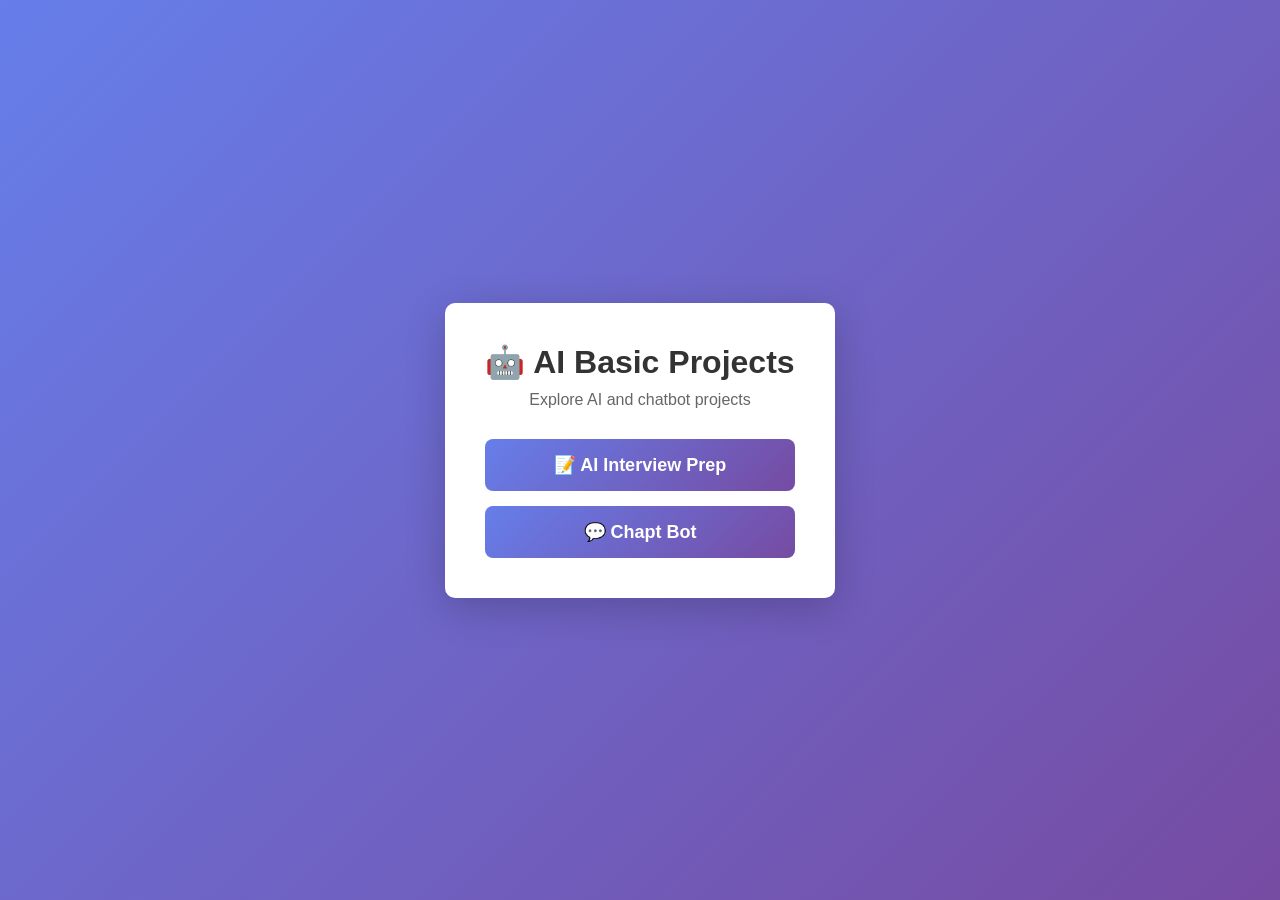
<file: index.html>
<!DOCTYPE html>
<html lang="en">
<head>
    <meta charset="UTF-8">
    <meta name="viewport" content="width=device-width, initial-scale=1.0">
    <title>AI Basic Projects</title>
    <style>
        * {
            margin: 0;
            padding: 0;
            box-sizing: border-box;
        }
        body {
            font-family: 'Segoe UI', Tahoma, Geneva, Verdana, sans-serif;
            background: linear-gradient(135deg, #667eea 0%, #764ba2 100%);
            min-height: 100vh;
            display: flex;
            justify-content: center;
            align-items: center;
        }
        .container {
            background: white;
            border-radius: 10px;
            box-shadow: 0 10px 40px rgba(0, 0, 0, 0.2);
            padding: 40px;
            max-width: 600px;
            text-align: center;
        }
        h1 {
            color: #333;
            margin-bottom: 10px;
            font-size: 32px;
        }
        p {
            color: #666;
            margin-bottom: 30px;
            font-size: 16px;
        }
        .projects {
            display: grid;
            gap: 15px;
        }
        .project-link {
            display: block;
            padding: 15px 20px;
            background: linear-gradient(135deg, #667eea 0%, #764ba2 100%);
            color: white;
            text-decoration: none;
            border-radius: 8px;
            font-weight: bold;
            transition: transform 0.3s, box-shadow 0.3s;
            font-size: 18px;
        }
        .project-link:hover {
            transform: translateY(-2px);
            box-shadow: 0 5px 20px rgba(102, 126, 234, 0.4);
        }
    </style>
</head>
<body>
    <div class="container">
        <h1>🤖 AI Basic Projects</h1>
        <p>Explore AI and chatbot projects</p>
        <div class="projects">
            <a href="Ai%20Interview%20Prep/" class="project-link">📝 AI Interview Prep</a>
            <a href="Chapt%20Bot/" class="project-link">💬 Chapt Bot</a>
        </div>
    </div>
</body>
</html>
</file>
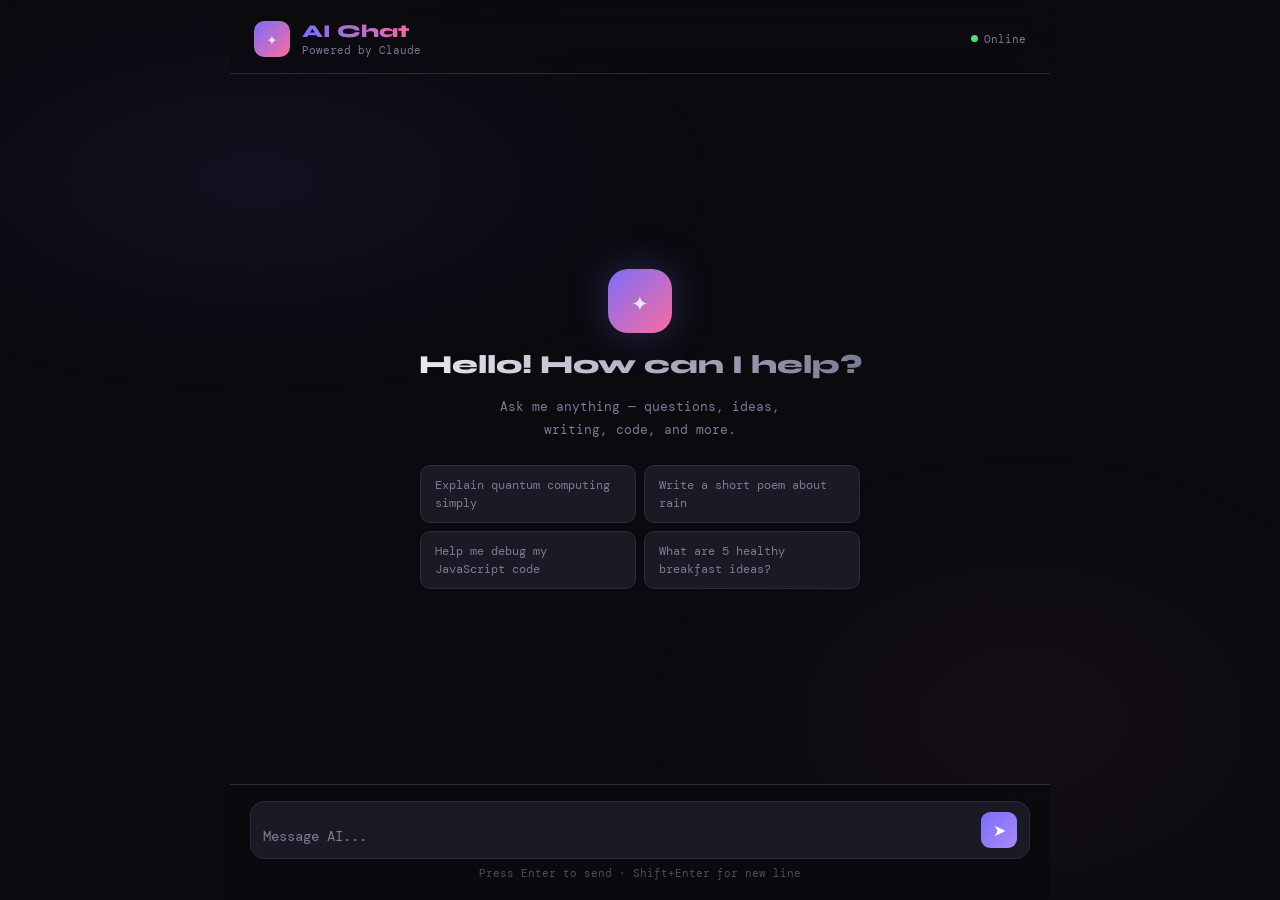
<file: Chapt Bot/index.html>
<!DOCTYPE html>
<html lang="en">
<head>
  <meta charset="UTF-8" />
  <meta name="viewport" content="width=device-width, initial-scale=1.0"/>
  <title>AI Chat</title>
  <link href="https://fonts.googleapis.com/css2?family=Syne:wght@400;600;700;800&family=DM+Mono:wght@300;400;500&display=swap" rel="stylesheet"/>
  <style>
    *, *::before, *::after { box-sizing: border-box; margin: 0; padding: 0; }
    :root { --bg:#0a0a0f; --surface2:#1a1a24; --border:#2a2a3a; --accent:#7c6dfa; --accent2:#fa6d9e; --text:#e8e8f0; --text-dim:#7a7a95; --user-bubble:#1e1e30; --ai-bubble:#13131d; }
    body { font-family:'DM Mono',monospace; background:var(--bg); color:var(--text); height:100vh; display:flex; flex-direction:column; overflow:hidden; }
    body::before { content:''; position:fixed; inset:0; background:radial-gradient(ellipse 60% 40% at 20% 20%,rgba(124,109,250,0.07) 0%,transparent 60%),radial-gradient(ellipse 50% 50% at 80% 80%,rgba(250,109,158,0.05) 0%,transparent 60%); pointer-events:none; z-index:0; }
    .app { position:relative; z-index:1; display:flex; flex-direction:column; height:100vh; max-width:820px; margin:0 auto; width:100%; }
    header { padding:20px 24px 16px; border-bottom:1px solid var(--border); display:flex; align-items:center; gap:12px; background:rgba(10,10,15,0.8); backdrop-filter:blur(12px); }
    .logo { width:36px; height:36px; background:linear-gradient(135deg,var(--accent),var(--accent2)); border-radius:10px; display:flex; align-items:center; justify-content:center; font-size:18px; animation:pulse 3s ease-in-out infinite; }
    @keyframes pulse { 0%,100%{box-shadow:0 0 20px rgba(124,109,250,0.4)} 50%{box-shadow:0 0 35px rgba(124,109,250,0.7)} }
    .header-text h1 { font-family:'Syne',sans-serif; font-weight:800; font-size:18px; background:linear-gradient(90deg,var(--accent),var(--accent2)); -webkit-background-clip:text; -webkit-text-fill-color:transparent; }
    .header-text p { font-size:11px; color:var(--text-dim); margin-top:1px; }
    .status { margin-left:auto; display:flex; align-items:center; gap:6px; font-size:11px; color:var(--text-dim); }
    .status-dot { width:7px; height:7px; border-radius:50%; background:#4ade80; animation:blink 2s ease-in-out infinite; }
    @keyframes blink { 0%,100%{opacity:1} 50%{opacity:0.3} }
    .messages { flex:1; overflow-y:auto; padding:24px 20px; display:flex; flex-direction:column; gap:16px; scroll-behavior:smooth; }
    .messages::-webkit-scrollbar{width:4px} .messages::-webkit-scrollbar-thumb{background:var(--border);border-radius:4px}
    .message { display:flex; gap:10px; animation:slideUp 0.3s ease forwards; opacity:0; transform:translateY(10px); }
    @keyframes slideUp { to{opacity:1;transform:translateY(0)} }
    .message.user { flex-direction:row-reverse; }
    .avatar { width:32px; height:32px; border-radius:9px; flex-shrink:0; display:flex; align-items:center; justify-content:center; font-size:14px; }
    .message.user .avatar{background:linear-gradient(135deg,#fa6d9e,#f97316)}
    .message.ai .avatar{background:linear-gradient(135deg,var(--accent),#a78bfa)}
    .bubble { max-width:72%; padding:12px 16px; border-radius:14px; font-size:14px; line-height:1.65; }
    .message.user .bubble{background:var(--user-bubble);border:1px solid rgba(250,109,158,0.15);border-top-right-radius:4px}
    .message.ai .bubble{background:var(--ai-bubble);border:1px solid rgba(124,109,250,0.15);border-top-left-radius:4px}
    .bubble .meta{font-size:10px;color:var(--text-dim);margin-bottom:5px;font-family:'Syne',sans-serif;font-weight:600;letter-spacing:0.05em;text-transform:uppercase}
    .message.user .bubble .meta{text-align:right;color:rgba(250,109,158,0.6)}
    .message.ai .bubble .meta{color:rgba(124,109,250,0.6)}
    .typing-indicator{display:flex;gap:5px;align-items:center;padding:6px 0}
    .typing-indicator span{width:7px;height:7px;border-radius:50%;background:var(--accent);opacity:0.4;animation:typingDot 1.2s ease-in-out infinite}
    .typing-indicator span:nth-child(2){animation-delay:0.2s} .typing-indicator span:nth-child(3){animation-delay:0.4s}
    @keyframes typingDot{0%,60%,100%{opacity:0.2;transform:translateY(0)}30%{opacity:1;transform:translateY(-4px)}}
    .welcome{flex:1;display:flex;flex-direction:column;align-items:center;justify-content:center;gap:16px;text-align:center;padding:40px 24px;animation:fadeIn 0.6s ease forwards}
    @keyframes fadeIn{from{opacity:0;transform:translateY(20px)}to{opacity:1;transform:translateY(0)}}
    .welcome-icon{width:64px;height:64px;background:linear-gradient(135deg,var(--accent),var(--accent2));border-radius:20px;display:flex;align-items:center;justify-content:center;font-size:28px;box-shadow:0 0 40px rgba(124,109,250,0.3)}
    .welcome h2{font-family:'Syne',sans-serif;font-weight:800;font-size:26px;background:linear-gradient(90deg,var(--text),var(--text-dim));-webkit-background-clip:text;-webkit-text-fill-color:transparent}
    .welcome p{color:var(--text-dim);font-size:13px;max-width:320px;line-height:1.7}
    .suggestions{display:grid;grid-template-columns:1fr 1fr;gap:8px;width:100%;max-width:440px;margin-top:8px}
    .suggestion{background:var(--surface2);border:1px solid var(--border);border-radius:10px;padding:10px 14px;font-size:12px;color:var(--text-dim);cursor:pointer;text-align:left;transition:all 0.2s;line-height:1.5;font-family:'DM Mono',monospace}
    .suggestion:hover{border-color:var(--accent);color:var(--text);background:rgba(124,109,250,0.08)}
    .input-area{padding:16px 20px 20px;background:rgba(10,10,15,0.9);backdrop-filter:blur(12px);border-top:1px solid var(--border)}
    .input-box{display:flex;align-items:flex-end;gap:10px;background:var(--surface2);border:1px solid var(--border);border-radius:14px;padding:10px 12px;transition:border-color 0.2s,box-shadow 0.2s}
    .input-box:focus-within{border-color:var(--accent);box-shadow:0 0 0 3px rgba(124,109,250,0.12)}
    textarea{flex:1;background:none;border:none;outline:none;color:var(--text);font-family:'DM Mono',monospace;font-size:13.5px;line-height:1.6;resize:none;min-height:22px;max-height:140px;overflow-y:auto}
    textarea::placeholder{color:var(--text-dim)}
    .send-btn{width:36px;height:36px;background:linear-gradient(135deg,var(--accent),#a78bfa);border:none;border-radius:9px;cursor:pointer;display:flex;align-items:center;justify-content:center;flex-shrink:0;transition:all 0.2s;font-size:16px;color:white}
    .send-btn:hover{transform:scale(1.08);box-shadow:0 0 16px rgba(124,109,250,0.5)}
    .send-btn:active{transform:scale(0.96)}
    .send-btn:disabled{opacity:0.4;cursor:not-allowed;transform:none}
    .hint{margin-top:8px;text-align:center;font-size:10.5px;color:var(--text-dim);opacity:0.6}
  </style>
</head>
<body>
<div class="app">
  <header>
    <div class="logo">✦</div>
    <div class="header-text"><h1>AI Chat</h1><p>Powered by Claude</p></div>
    <div class="status"><div class="status-dot"></div>Online</div>
  </header>

  <div class="messages" id="messages">
    <div class="welcome" id="welcome">
      <div class="welcome-icon">✦</div>
      <h2>Hello! How can I help?</h2>
      <p>Ask me anything — questions, ideas, writing, code, and more.</p>
      <div class="suggestions">
        <button class="suggestion" onclick="useSuggestion(this)">Explain quantum computing simply</button>
        <button class="suggestion" onclick="useSuggestion(this)">Write a short poem about rain</button>
        <button class="suggestion" onclick="useSuggestion(this)">Help me debug my JavaScript code</button>
        <button class="suggestion" onclick="useSuggestion(this)">What are 5 healthy breakfast ideas?</button>
      </div>
    </div>
  </div>

  <div class="input-area">
    <div class="input-box">
      <textarea id="input" placeholder="Message AI..." rows="1" onkeydown="handleKey(event)" oninput="autoResize(this)"></textarea>
      <button class="send-btn" id="sendBtn" onclick="sendMessage()">➤</button>
    </div>
    <p class="hint">Press Enter to send · Shift+Enter for new line</p>
  </div>
</div>

<script>
  const messagesEl = document.getElementById('messages');
  const inputEl = document.getElementById('input');
  const sendBtn = document.getElementById('sendBtn');
  let conversationHistory = [];
  let isLoading = false;

  function autoResize(el) { el.style.height='auto'; el.style.height=Math.min(el.scrollHeight,140)+'px'; }
  function handleKey(e) { if(e.key==='Enter'&&!e.shiftKey){e.preventDefault();sendMessage();} }
  function useSuggestion(btn) { inputEl.value=btn.textContent; autoResize(inputEl); inputEl.focus(); sendMessage(); }
  function getTime() { return new Date().toLocaleTimeString([],{hour:'2-digit',minute:'2-digit'}); }
  function scrollToBottom() { messagesEl.scrollTop=messagesEl.scrollHeight; }
  function escapeHtml(t) { return t.replace(/&/g,'&amp;').replace(/</g,'&lt;').replace(/>/g,'&gt;').replace(/\n/g,'<br>'); }

  function addMessage(role, text) {
    document.getElementById('welcome')?.remove();
    const msg = document.createElement('div');
    msg.className = 'message ' + role;
    msg.innerHTML = '<div class="avatar">'+(role==='user'?'👤':'✦')+'</div><div class="bubble"><div class="meta">'+(role==='user'?'You':'AI')+' · '+getTime()+'</div><div class="content">'+escapeHtml(text)+'</div></div>';
    messagesEl.appendChild(msg);
    scrollToBottom();
  }

  function addTypingIndicator() {
    document.getElementById('welcome')?.remove();
    const msg = document.createElement('div');
    msg.className='message ai'; msg.id='typing';
    msg.innerHTML='<div class="avatar">✦</div><div class="bubble"><div class="meta">AI · thinking</div><div class="typing-indicator"><span></span><span></span><span></span></div></div>';
    messagesEl.appendChild(msg);
    scrollToBottom();
  }

  function removeTypingIndicator() { document.getElementById('typing')?.remove(); }

  async function sendMessage() {
    const text = inputEl.value.trim();
    if(!text||isLoading) return;
    isLoading=true; sendBtn.disabled=true;
    inputEl.value=''; inputEl.style.height='auto';
    addMessage('user', text);
    conversationHistory.push({role:'user',content:text});
    addTypingIndicator();
    try {
      const res = await fetch('/chat', {
        method:'POST',
        headers:{'Content-Type':'application/json'},
        body:JSON.stringify({model:'claude-sonnet-4-20250514',max_tokens:1000,messages:conversationHistory})
      });
      const data = await res.json();
      removeTypingIndicator();
      if(data.content&&data.content[0]) {
        const reply = data.content[0].text;
        conversationHistory.push({role:'assistant',content:reply});
        addMessage('ai', reply);
      } else { addMessage('ai','No response. Try again.'); }
    } catch(err) {
      removeTypingIndicator();
      addMessage('ai',' Server nahi chal raha! Terminal mein "node server.js" likho.');
    }
    isLoading=false; sendBtn.disabled=false; inputEl.focus();
  }
</script>
</body>
</html>
</file>
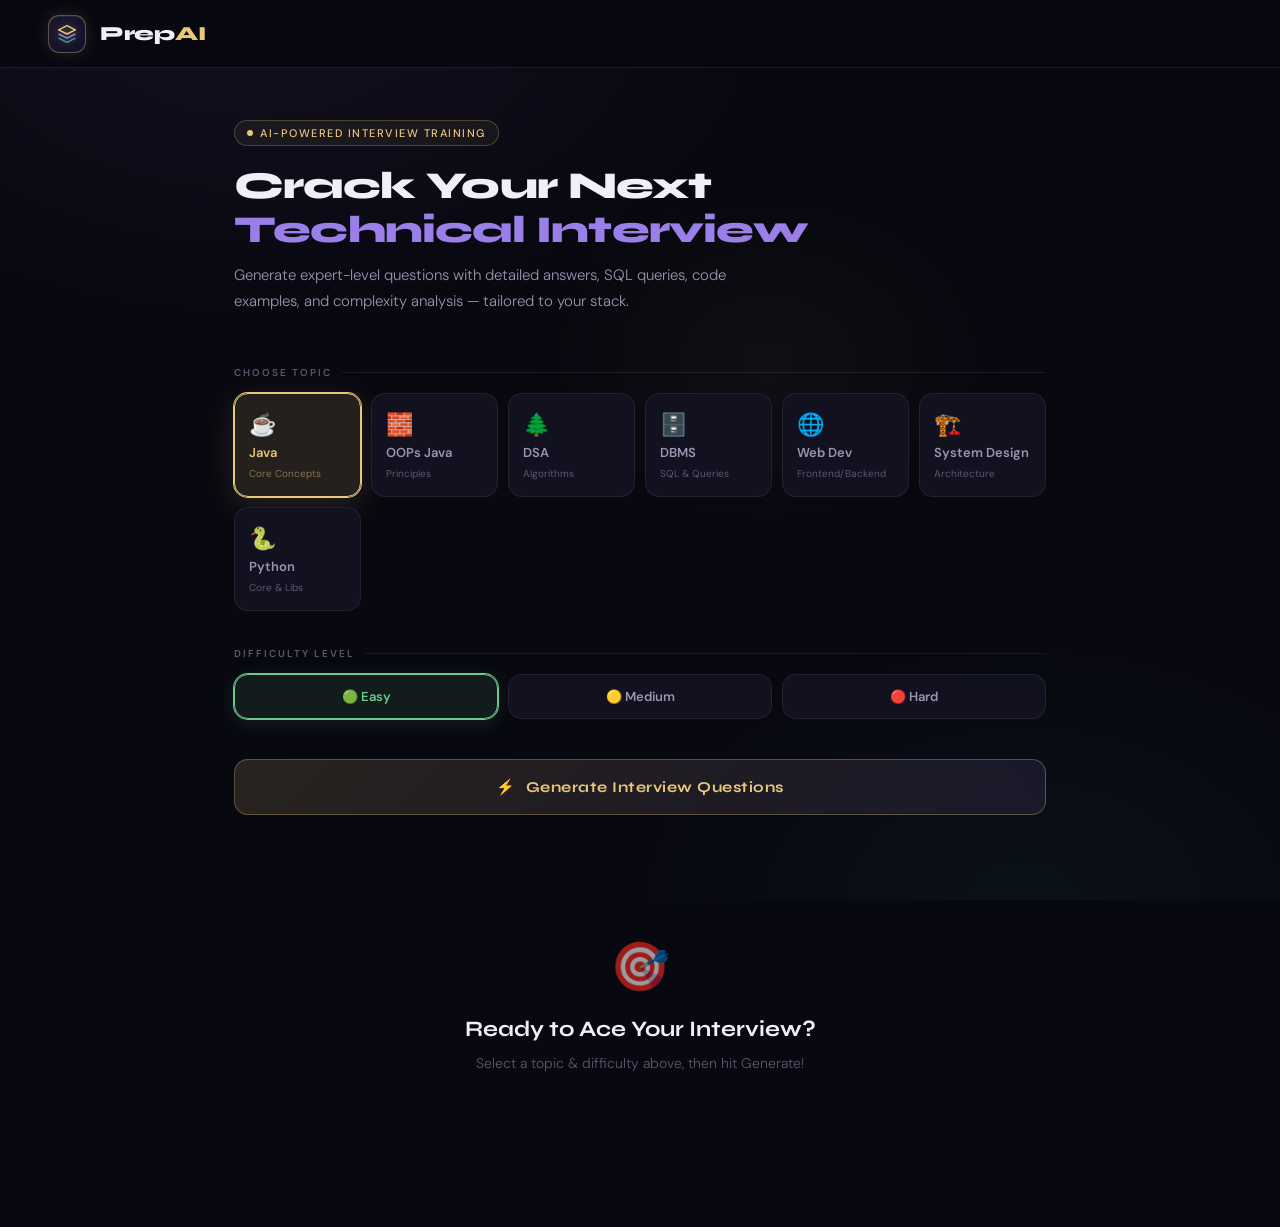
<file: Ai Interview Prep/Ai-Basic-Project/AI Interview Prep/index.html>
<!DOCTYPE html>
<html lang="en">
<head>
  <meta charset="UTF-8" />
  <meta name="viewport" content="width=device-width, initial-scale=1.0"/>
  <title>PrepAI — Interview Prep</title>
  <link href="https://fonts.googleapis.com/css2?family=Syne:wght@700;800&family=DM+Sans:wght@300;400;500&display=swap" rel="stylesheet">
  <link rel="stylesheet" href="style.css" />
</head>
<body>

<header>
  <div class="header-left">
    <div class="logo-mark">
      <svg width="20" height="20" viewBox="0 0 24 24" fill="none">
        <path d="M12 2L2 7l10 5 10-5-10-5z" stroke="#e8c97a" stroke-width="1.8" stroke-linejoin="round"/>
        <path d="M2 12l10 5 10-5" stroke="#9b7fe8" stroke-width="1.8" stroke-linejoin="round"/>
        <path d="M2 17l10 5 10-5" stroke="#4ecdc4" stroke-width="1.8" stroke-linejoin="round" opacity="0.7"/>
      </svg>
    </div>
    <div class="brand">Prep<em>AI</em></div>
  </div>
</header>

<main>

  <div class="hero">
    <div class="hero-label">AI-Powered Interview Training</div>
    <h2>Crack Your Next<br><span>Technical Interview</span></h2>
    <p>Generate expert-level questions with detailed answers, SQL queries, code examples, and complexity analysis — tailored to your stack.</p>
  </div>

  <div class="sec-head">Choose Topic</div>
  <div class="topics">
    <button class="topic-btn active" data-topic="Java">
      <span class="t-icon">☕</span>
      <span class="t-name">Java</span>
      <span class="t-sub">Core Concepts</span>
    </button>
    <button class="topic-btn" data-topic="OOPs Java">
      <span class="t-icon">🧱</span>
      <span class="t-name">OOPs Java</span>
      <span class="t-sub">Principles</span>
    </button>
    <button class="topic-btn" data-topic="DSA">
      <span class="t-icon">🌲</span>
      <span class="t-name">DSA</span>
      <span class="t-sub">Algorithms</span>
    </button>
    <button class="topic-btn" data-topic="DBMS SQL Queries">
      <span class="t-icon">🗄️</span>
      <span class="t-name">DBMS</span>
      <span class="t-sub">SQL & Queries</span>
    </button>
    <button class="topic-btn" data-topic="Web Development">
      <span class="t-icon">🌐</span>
      <span class="t-name">Web Dev</span>
      <span class="t-sub">Frontend/Backend</span>
    </button>
    <button class="topic-btn" data-topic="System Design">
      <span class="t-icon">🏗️</span>
      <span class="t-name">System Design</span>
      <span class="t-sub">Architecture</span>
    </button>
    <button class="topic-btn" data-topic="Python">
      <span class="t-icon">🐍</span>
      <span class="t-name">Python</span>
      <span class="t-sub">Core & Libs</span>
    </button>
  </div>

  <div class="sec-head">Difficulty Level</div>
  <div class="diff-row">
    <button class="diff-btn easy active" data-diff="Easy">🟢 Easy</button>
    <button class="diff-btn med"         data-diff="Medium">🟡 Medium</button>
    <button class="diff-btn hard"        data-diff="Hard">🔴 Hard</button>
  </div>

  <button class="gen-btn" id="genBtn">
    <span>⚡</span> Generate Interview Questions
  </button>

  <div id="output">
    <div class="empty">
      <div class="empty-icon">🎯</div>
      <h2>Ready to Ace Your Interview?</h2>
      <p>Select a topic & difficulty above, then hit Generate!</p>
    </div>
  </div>

</main>

<script src="app.js"></script>
</body>
</html>
</file>
<file: Ai Interview Prep/Ai-Basic-Project/AI Interview Prep/style.css>
*, *::before, *::after { margin: 0; padding: 0; box-sizing: border-box; }

:root {
  --bg:        #080810;
  --card:      #11111f;
  --card-ho:   #161628;
  --border:    rgba(255,255,255,0.07);
  --border-hi: rgba(255,255,255,0.14);
  --ink:       #f0eef8;
  --ink-2:     #9896b0;
  --ink-3:     #5a5870;
  --gold:      #e8c97a;
  --gold-dim:  rgba(232,201,122,0.12);
  --teal:      #4ecdc4;
  --teal-dim:  rgba(78,205,196,0.1);
  --rose:      #f07a7a;
  --rose-dim:  rgba(240,122,122,0.1);
  --violet:    #9b7fe8;
  --violet-dim:rgba(155,127,232,0.1);
  --green:     #6bcb8b;
  --green-dim: rgba(107,203,139,0.1);
  --radius:    14px;
  --radius-sm: 9px;
}

html { scroll-behavior: smooth; }

body {
  background: var(--bg);
  color: var(--ink);
  font-family: 'DM Sans', sans-serif;
  min-height: 100vh;
  overflow-x: hidden;
}

body::before {
  content: '';
  position: fixed; inset: 0; z-index: 0;
  background:
    radial-gradient(ellipse 800px 500px at 20% 0%,   rgba(155,127,232,0.07) 0%, transparent 70%),
    radial-gradient(ellipse 600px 400px at 80% 100%, rgba(78,205,196,0.05)  0%, transparent 70%),
    radial-gradient(ellipse 400px 300px at 60% 40%,  rgba(232,201,122,0.04) 0%, transparent 60%);
  pointer-events: none;
}

/* ── HEADER ──────────────────────────────────────── */
header {
  position: sticky; top: 0; z-index: 100;
  border-bottom: 1px solid var(--border);
  background: rgba(8,8,16,0.85);
  backdrop-filter: blur(20px);
  padding: 0 48px;
  height: 68px;
  display: flex; align-items: center;
}
.header-left { display: flex; align-items: center; gap: 14px; }

.logo-mark {
  width: 38px; height: 38px;
  border: 1px solid rgba(232,201,122,0.35);
  border-radius: 11px;
  display: flex; align-items: center; justify-content: center;
  background: linear-gradient(135deg, #1a1630 0%, #12102a 100%);
  box-shadow: 0 0 16px rgba(232,201,122,0.15), inset 0 1px 0 rgba(255,255,255,0.07);
  flex-shrink: 0;
}
.logo-mark svg { filter: drop-shadow(0 0 4px rgba(232,201,122,0.4)); }

.brand {
  font-family: 'Syne', sans-serif;
  font-size: 20px; font-weight: 800; letter-spacing: -0.3px;
  color: var(--ink);
}
.brand em { font-style: normal; color: var(--gold); }

/* ── MAIN ────────────────────────────────────────── */
main { position: relative; z-index: 1; max-width: 860px; margin: 0 auto; padding: 52px 24px 80px; }

/* ── HERO ────────────────────────────────────────── */
.hero { margin-bottom: 52px; animation: fadeUp 0.6s ease both; }
.hero-label {
  display: inline-flex; align-items: center; gap: 7px;
  font-size: 11px; font-weight: 500; letter-spacing: 1.5px; text-transform: uppercase;
  color: var(--gold); border: 1px solid rgba(232,201,122,0.25);
  background: rgba(232,201,122,0.06); padding: 5px 12px; border-radius: 20px; margin-bottom: 18px;
}
.hero-label::before { content: ''; width: 6px; height: 6px; border-radius: 50%; background: var(--gold); }
.hero h2 {
  font-family: 'Syne', sans-serif;
  font-size: clamp(26px, 4vw, 38px);
  font-weight: 800; line-height: 1.15; letter-spacing: -0.8px; margin-bottom: 12px;
}
.hero h2 span { color: var(--violet); }
.hero p { font-size: 15px; color: var(--ink-2); font-weight: 300; line-height: 1.7; max-width: 500px; }

/* ── SECTION LABEL ───────────────────────────────── */
.sec-head {
  font-size: 10px; font-weight: 600; letter-spacing: 2px; text-transform: uppercase;
  color: var(--ink-3); margin-bottom: 14px;
  display: flex; align-items: center; gap: 10px;
}
.sec-head::after { content: ''; flex: 1; height: 1px; background: var(--border); }

/* ── TOPICS ──────────────────────────────────────── */
.topics {
  display: grid; grid-template-columns: repeat(auto-fill, minmax(120px, 1fr));
  gap: 10px; margin-bottom: 36px;
}
.topic-btn {
  padding: 16px 14px; border-radius: var(--radius);
  border: 1px solid var(--border); background: var(--card); color: var(--ink-2);
  font-family: 'DM Sans', sans-serif;
  cursor: pointer; transition: all 0.25s ease;
  display: flex; flex-direction: column; align-items: flex-start; gap: 6px; text-align: left;
}
.t-icon { font-size: 22px; transition: transform 0.3s ease; }
.t-name { font-size: 13px; font-weight: 600; color: inherit; line-height: 1.2; }
.t-sub  { font-size: 10px; color: var(--ink-3); font-weight: 400; }

.topic-btn:hover {
  border-color: var(--border-hi); background: var(--card-ho); color: var(--ink);
  transform: translateY(-2px); box-shadow: 0 8px 24px rgba(0,0,0,0.3);
}
.topic-btn:hover .t-icon { transform: scale(1.1); }
.topic-btn.active {
  border-color: var(--gold); background: var(--gold-dim); color: var(--ink);
  box-shadow: 0 0 0 1px var(--gold), 0 8px 32px rgba(232,201,122,0.15);
}
.topic-btn.active .t-name { color: var(--gold); }
.topic-btn.active .t-sub  { color: rgba(232,201,122,0.5); }

/* ── DIFFICULTY ──────────────────────────────────── */
.diff-row { display: flex; gap: 10px; margin-bottom: 40px; }
.diff-btn {
  flex: 1; padding: 13px 10px; border-radius: var(--radius);
  border: 1px solid var(--border); background: var(--card); color: var(--ink-2);
  font-family: 'DM Sans', sans-serif; font-size: 13px; font-weight: 600;
  cursor: pointer; transition: all 0.2s;
  display: flex; align-items: center; justify-content: center; gap: 8px;
}
.diff-btn:hover { border-color: var(--border-hi); color: var(--ink); transform: translateY(-1px); }
.diff-btn.easy.active  { border-color: var(--green);  background: var(--green-dim);  color: var(--green);  box-shadow: 0 0 0 1px var(--green),  0 4px 20px rgba(107,203,139,0.15); }
.diff-btn.med.active   { border-color: var(--gold);   background: var(--gold-dim);   color: var(--gold);   box-shadow: 0 0 0 1px var(--gold),   0 4px 20px rgba(232,201,122,0.15); }
.diff-btn.hard.active  { border-color: var(--rose);   background: var(--rose-dim);   color: var(--rose);   box-shadow: 0 0 0 1px var(--rose),   0 4px 20px rgba(240,122,122,0.15); }

/* ── GENERATE BUTTON ─────────────────────────────── */
.gen-btn {
  width: 100%; padding: 18px; border-radius: var(--radius);
  border: 1px solid rgba(232,201,122,0.3);
  background: linear-gradient(135deg, rgba(232,201,122,0.15), rgba(155,127,232,0.1));
  color: var(--gold); font-family: 'Syne', sans-serif;
  font-size: 15px; font-weight: 700; letter-spacing: 0.5px;
  cursor: pointer; transition: all 0.25s ease;
  display: flex; align-items: center; justify-content: center; gap: 10px;
  margin-bottom: 48px; position: relative; overflow: hidden;
}
.gen-btn::before {
  content: ''; position: absolute; inset: 0;
  background: linear-gradient(135deg, rgba(232,201,122,0.2), rgba(155,127,232,0.15));
  opacity: 0; transition: opacity 0.25s;
}
.gen-btn:hover:not(:disabled)::before { opacity: 1; }
.gen-btn:hover:not(:disabled) { transform: translateY(-2px); box-shadow: 0 12px 40px rgba(232,201,122,0.2); border-color: rgba(232,201,122,0.5); }
.gen-btn:disabled { opacity: 0.45; cursor: not-allowed; }

/* ── QUESTION CARDS ──────────────────────────────── */
.q-card {
  background: var(--card); border: 1px solid var(--border);
  border-radius: var(--radius); margin-bottom: 14px; overflow: hidden;
  transition: border-color 0.2s, box-shadow 0.2s;
  animation: fadeUp 0.45s ease both; opacity: 0;
}
.q-card:nth-child(1) { animation-delay: 0.05s; }
.q-card:nth-child(2) { animation-delay: 0.15s; }
.q-card:nth-child(3) { animation-delay: 0.25s; }
.q-card:hover { border-color: var(--border-hi); }

.q-header {
  padding: 20px 22px; display: flex; align-items: center; gap: 14px;
  cursor: pointer; user-select: none; transition: background 0.2s;
}
.q-header:hover { background: rgba(255,255,255,0.02); }

.q-num {
  width: 28px; height: 28px; flex-shrink: 0; border-radius: 8px;
  border: 1px solid var(--border-hi);
  display: flex; align-items: center; justify-content: center;
  font-family: 'Syne', sans-serif; font-size: 12px; font-weight: 700; color: var(--ink-2);
}
.q-text { flex: 1; font-size: 14px; font-weight: 500; line-height: 1.5; color: var(--ink); }

.diff-tag {
  font-size: 10px; font-weight: 700; letter-spacing: 0.8px; text-transform: uppercase;
  padding: 4px 10px; border-radius: 20px; flex-shrink: 0;
}
.diff-easy   { background: var(--green-dim); color: var(--green); border: 1px solid rgba(107,203,139,0.2); }
.diff-medium { background: var(--gold-dim);  color: var(--gold);  border: 1px solid rgba(232,201,122,0.2); }
.diff-hard   { background: var(--rose-dim);  color: var(--rose);  border: 1px solid rgba(240,122,122,0.2); }

.chevron { color: var(--ink-3); font-size: 16px; flex-shrink: 0; transition: transform 0.3s ease, color 0.2s; }
.chevron.open { transform: rotate(180deg); color: var(--violet); }

.q-body { display: none; border-top: 1px solid var(--border); }
.q-body.open { display: block; }

/* ── CARD INNER SECTIONS ─────────────────────────── */
.section { padding: 20px 22px; }
.section + .section { border-top: 1px solid var(--border); }

.sec-label {
  font-size: 10px; font-weight: 700; letter-spacing: 1.5px;
  text-transform: uppercase; margin-bottom: 12px;
  display: flex; align-items: center; gap: 6px;
}
.answer-label { color: var(--teal); }
.follow-label { color: var(--green); }

.sec-content { font-size: 14px; color: #b8b5d0; line-height: 1.8; font-weight: 300; }

/* ── FOLLOW-UP LIST ──────────────────────────────── */
.follow-list { list-style: none; display: flex; flex-direction: column; gap: 9px; }
.follow-list li {
  display: flex; gap: 10px;
  font-size: 13.5px; color: #b8b5d0; line-height: 1.55; font-weight: 300;
}
.follow-list li::before { content: '→'; color: var(--green); flex-shrink: 0; font-size: 12px; margin-top: 2px; }

/* ── COMPLEXITY ──────────────────────────────────── */
.complexity-grid { display: grid; grid-template-columns: 1fr 1fr; gap: 10px; }
.complexity-box { background: var(--bg); border: 1px solid var(--border); border-radius: var(--radius-sm); padding: 14px 16px; }
.box-title { font-size: 10px; font-weight: 700; letter-spacing: 1px; text-transform: uppercase; color: var(--ink-3); margin-bottom: 10px; }
.complexity-row { display: flex; justify-content: space-between; align-items: center; margin-bottom: 7px; }
.complexity-row:last-child { margin-bottom: 0; }
.complexity-row span:first-child { font-size: 12px; color: var(--ink-3); }
.complexity-avg   { font-family: monospace; font-size: 13px; color: var(--violet); font-weight: 600; }
.complexity-worst { font-family: monospace; font-size: 13px; color: var(--rose); font-weight: 600; }

/* ── CODE / SQL BLOCK ────────────────────────────── */
.code-block {
  background: #0a0a14; border: 1px solid var(--border); border-radius: var(--radius-sm);
  padding: 14px 16px; font-family: 'Courier New', monospace;
  font-size: 13px; color: var(--teal); overflow-x: auto;
  white-space: pre-wrap; line-height: 1.6;
}

/* ── LOADING ─────────────────────────────────────── */
.loading { text-align: center; padding: 64px 20px; }
.spinner-wrap { position: relative; width: 48px; height: 48px; margin: 0 auto 20px; }
.spinner-ring {
  width: 48px; height: 48px; border: 2px solid var(--border);
  border-top-color: var(--gold); border-radius: 50%;
  animation: spin 0.9s linear infinite;
}
.spinner-dot {
  position: absolute; top: 50%; left: 50%; transform: translate(-50%,-50%);
  width: 8px; height: 8px; border-radius: 50%; background: var(--gold); opacity: 0.7;
  animation: pulse-dot 0.9s ease infinite alternate;
}
.loading p { color: var(--ink-3); font-size: 13px; font-weight: 300; }

/* spinner for button */
.spinner {
  display: inline-block; width: 16px; height: 16px;
  border: 2px solid rgba(232,201,122,0.3); border-top-color: var(--gold);
  border-radius: 50%; animation: spin 0.8s linear infinite;
  vertical-align: middle;
}

/* ── EMPTY STATE ─────────────────────────────────── */
.empty { text-align: center; padding: 72px 20px; }
.empty-icon { font-size: 48px; margin-bottom: 18px; opacity: 0.6; }
.empty h2 { font-family: 'Syne', sans-serif; font-size: 22px; font-weight: 700; margin-bottom: 10px; }
.empty p { font-size: 14px; color: var(--ink-3); font-weight: 300; line-height: 1.7; }

/* ── ERROR ───────────────────────────────────────── */
.error {
  background: var(--rose-dim); border: 1px solid rgba(240,122,122,0.25);
  border-radius: var(--radius); padding: 18px 22px; color: #f9a8a8;
  font-size: 14px; line-height: 1.6;
}

/* ── ANIMATIONS ──────────────────────────────────── */
@keyframes fadeUp  { from { opacity: 0; transform: translateY(20px); } to { opacity: 1; transform: translateY(0); } }
@keyframes spin    { to { transform: rotate(360deg); } }
@keyframes pulse-dot { to { opacity: 0.2; transform: translate(-50%,-50%) scale(0.6); } }

/* ── SCROLLBAR ───────────────────────────────────── */
::-webkit-scrollbar { width: 6px; height: 6px; }
::-webkit-scrollbar-track { background: transparent; }
::-webkit-scrollbar-thumb { background: var(--border-hi); border-radius: 3px; }

/* ── RESPONSIVE ──────────────────────────────────── */
@media (max-width: 600px) {
  header { padding: 0 20px; }
  main { padding: 36px 16px 60px; }
  .topics { grid-template-columns: repeat(auto-fill, minmax(110px, 1fr)); }
  .complexity-grid { grid-template-columns: 1fr; }
  .diff-row { flex-direction: column; }
}
</file>
